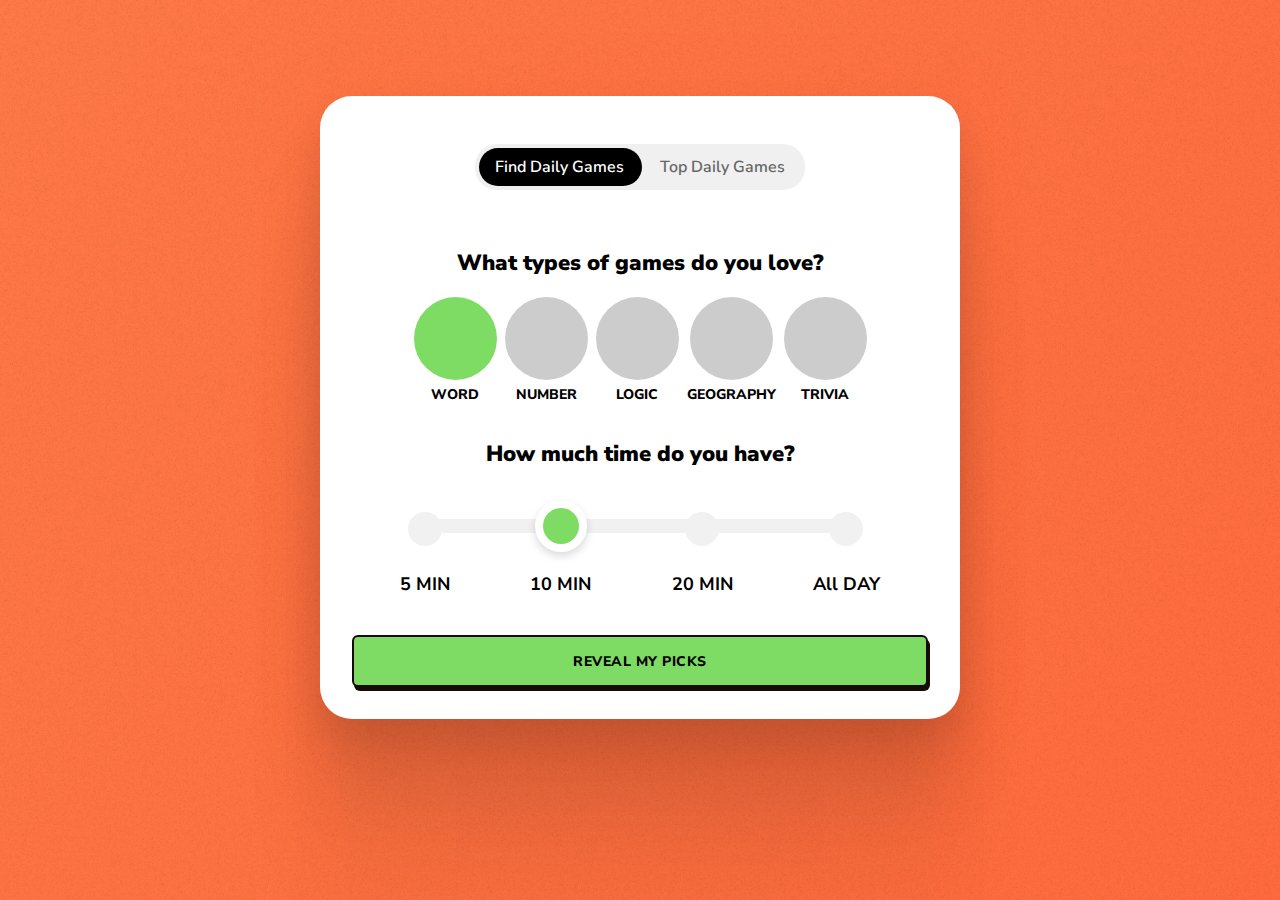
<file: index.html>
<!DOCTYPE html>
<html lang="en">
<head>
    <meta charset="UTF-8">
    <meta name="viewport" content="width=device-width, initial-scale=1.0">
    <title>Daily Puzzle Picker</title>
    <link rel="preconnect" href="https://fonts.googleapis.com">
    <link rel="preconnect" href="https://fonts.gstatic.com" crossorigin>
    <link href="https://fonts.googleapis.com/css2?family=Nunito+Sans:wght@400;600;700;800;900&display=swap" rel="stylesheet">
    <link rel="stylesheet" href="src/css/style.css">
</head>
<body>
    <div class="app-container">
        <div class="main-card" id="main-container">
            <!-- Navigation -->
            <div class="nav-section">
                <div class="nav-tabs" data-active="find-games">
                    <button class="nav-tab active" id="find-games-tab">Find Daily Games</button>
                    <button class="nav-tab" id="top-games-tab">Top Daily Games</button>
                </div>
            </div>
            <!-- Selection Content -->
            <div class="main-card-content fade-in" id="selection-content">
                <div class="theme-section">
                    <h3>What types of games do you love?</h3>
                    <div class="theme-buttons">
                        <button class="theme-btn active" data-theme="word">
                            <div class="theme-icon"></div>
                            <span>WORD</span>
                        </button>
                        <button class="theme-btn" data-theme="number">
                            <div class="theme-icon"></div>
                            <span>NUMBER</span>
                        </button>
                        <button class="theme-btn" data-theme="logic">
                            <div class="theme-icon"></div>
                            <span>LOGIC</span>
                        </button>
                        <button class="theme-btn" data-theme="geography">
                            <div class="theme-icon"></div>
                            <span>GEOGRAPHY</span>
                        </button>
                        <button class="theme-btn" data-theme="trivia">
                            <div class="theme-icon"></div>
                            <span>TRIVIA</span>
                        </button>
                    </div>
                </div>

                <div class="time-section">
                    <h3>How much time do you have?</h3>
                    <div class="time-slider-container">
                        <div class="slider-track"></div>
                        <div class="slider-handle" data-value="10"></div>
                        <div class="time-markers">
                            <div class="time-marker" data-value="5">
                                <div class="marker-dot"></div>
                                <span>5 MIN</span>
                            </div>
                            <div class="time-marker active" data-value="10">
                                <div class="marker-dot"></div>
                                <span>10 MIN</span>
                            </div>
                            <div class="time-marker" data-value="20">
                                <div class="marker-dot"></div>
                                <span>20 MIN</span>
                            </div>
                            <div class="time-marker" data-value="all">
                                <div class="marker-dot"></div>
                                <span>All DAY</span>
                            </div>
                        </div>
                    </div>
                </div>

                <button id="get-recommendations" class="reveal-button">REVEAL MY PICKS</button>
            </div>

            <!-- Results Content - hidden by default -->
            <div class="main-card-content" id="results-content" style="display: none;">
                <h2 class="results-title">Your picks for today</h2>
                <p class="results-subtitle">Ranked from easiest to most difficult</p>
                
                <div class="results-list" id="results-list">
                    <!-- Game cards will be inserted here -->
                </div>
                
                <div class="results-actions">
                    <button id="get-new-picks" class="secondary-btn">← BACK HOME</button>
                    <button id="share-list" class="primary-btn">SHARE THIS LIST</button>
                </div>
            </div>

            <!-- Leaderboard Content - hidden by default -->
            <div class="main-card-content" id="leaderboard-content" style="display: none;">
                <h2 class="results-title">Top 10 Leaderboard!</h2>
                <p class="results-subtitle">Most clicked games from results</p>
                
                <div class="results-list" id="leaderboard-list">
                    <!-- Leaderboard cards will be inserted here -->
                </div>
                
                <div class="results-actions">
                    <button id="back-home" class="secondary-btn">← BACK HOME</button>
                    <button id="share-leaderboard" class="primary-btn">SHARE THIS LIST</button>
                </div>
            </div>
        </div>
    </div>

    <script src="src/js/app.js"></script>
</body>
</html>
</file>
<file: src/css/style.css>
* {
    margin: 0;
    padding: 0;
    box-sizing: border-box;
}


body {
    font-family: 'Nunito Sans', -apple-system, BlinkMacSystemFont, 'Segoe UI', Roboto, sans-serif;
    line-height: 1.6;
    color: #000000;
    background: linear-gradient(135deg, #FF7A47 0%, #FF6B3D 100%);
    min-height: 100vh;
    display: flex;
    justify-content: center;
    align-items: flex-start;
    padding: 96px 0;
    position: relative;
}

body::before {
    content: "";
    background-color: transparent;
    background-image: url('../../assets/noise-texture.png');
    background-repeat: repeat;
    background-size: 310px 310px;
    opacity: 1;
    top: 0;
    left: 0;
    position: absolute;
    width: 100%;
    height: 100%;
    pointer-events: none;
    z-index: 1;
}

.app-container {
    display: flex;
    flex-direction: column;
    align-items: center;
    gap: 24px;
    width: 100%;
    max-width: 640px;
    position: relative;
    z-index: 2;
}

.hero-section {
    text-align: center;
    color: #000000;
}

.hero-section h1 {
    font-family: 'Nunito Sans', sans-serif;
    font-weight: 900;
    font-size: 46px;
    line-height: 1.1;
    margin-bottom: 16px;
}

.hero-section p {
    font-family: 'Nunito Sans', sans-serif;
    font-weight: 600;
    font-size: 24px;
    line-height: normal;
}

.main-card {
    background: #ffffff;
    border-radius: 32px;
    padding: 32px;
    width: 100%;
    box-shadow: 
        0px 440px 123px 0px rgba(0,0,0,0), 
        0px 282px 113px 0px rgba(0,0,0,0.01), 
        0px 158px 95px 0px rgba(0,0,0,0.05), 
        0px 70px 70px 0px rgba(0,0,0,0.09), 
        0px 18px 39px 0px rgba(0,0,0,0.1),
        0px 0px 60px 0px rgba(255, 103, 65, 0.3);
    display: flex;
    flex-direction: column;
    align-items: center;
    gap: 32px;
    transition: height 0.6s cubic-bezier(0.34, 1.56, 0.64, 1);
    overflow: hidden;
    position: relative;
}

.main-card h2 {
    font-family: 'Nunito Sans', sans-serif;
    font-weight: 900;
    font-size: 31px;
    color: #000000;
    text-align: center;
    margin: 0;
}

.theme-section, .time-section {
    width: 100%;
    display: flex;
    flex-direction: column;
    align-items: center;
}

.theme-section h3, .time-section h3 {
    font-family: 'Nunito Sans', sans-serif;
    font-weight: 900;
    font-size: 22px;
    color: #000000;
    text-align: center;
    margin-bottom: 16px;
}

.select-multiple {
    font-family: 'Nunito Sans', sans-serif;
    font-weight: 400;
    font-size: 16px;
    color: #000000;
}

.theme-buttons {
    display: flex;
    gap: 8px;
    align-items: center;
    justify-content: center;
    flex-wrap: wrap;
}

.theme-btn {
    display: flex;
    flex-direction: column;
    align-items: center;
    gap: 4px;
    background: none;
    border: none;
    cursor: pointer;
    transition: all 0.2s ease;
}

.theme-icon {
    width: 83px;
    height: 83px;
    border-radius: 50%;
    background-color: #cccccc;
    transition: all 0.2s ease;
}

.theme-btn.active .theme-icon {
    background-color: #7edc64;
}

.theme-btn span {
    font-family: 'Nunito Sans', sans-serif;
    font-weight: 800;
    font-size: 14px;
    color: #000000;
    text-transform: uppercase;
    line-height: 1.5;
}

.time-section {
    margin-top: 0;
}

.time-slider-container {
    width: 100%;
    height: 115px;
    position: relative;
    display: flex;
    align-items: center;
    justify-content: center;
}

.slider-track {
    position: absolute;
    top: 31px;
    left: 50%;
    transform: translateX(-50%);
    width: 430px;
    height: 14px;
    background-color: #f1f1f1;
    border-radius: 7px;
}

.slider-handle {
    position: absolute;
    top: 12px;
    left: 0;
    width: 52px;
    height: 52px;
    background-color: #7edc64;
    border: 8px solid #ffffff;
    border-radius: 50%;
    cursor: grab;
    transition: all 0.2s ease;
    z-index: 10;
    box-shadow: 0px 4px 8px rgba(0, 0, 0, 0.15);
    user-select: none;
}

.slider-handle:active {
    cursor: grabbing;
}

.time-markers {
    position: absolute;
    top: 0;
    left: 50%;
    transform: translateX(-50%);
    width: 480px;
    display: flex;
    justify-content: space-between;
    align-items: flex-start;
}

.time-marker {
    display: flex;
    flex-direction: column;
    align-items: center;
    gap: 16px;
    cursor: pointer;
}

.marker-dot {
    width: 34px;
    height: 34px;
    background-color: #F1F1F1;
    border-radius: 50%;
    transition: all 0.2s ease;
    margin-top: 24px;
}


.time-marker span {
    font-family: 'Nunito Sans', sans-serif;
    font-weight: 700;
    font-size: 18px;
    color: #000000;
    text-align: center;
    margin-top: 8px;
}

.reveal-button {
    width: 100%;
    height: 52px;
    background-color: #7edc64;
    border: 2px solid #150c09;
    border-radius: 6px;
    cursor: pointer;
    transition: all 0.1s ease;
    font-family: 'Nunito Sans', sans-serif;
    font-weight: 800;
    font-size: 14px;
    color: #000000;
    text-transform: uppercase;
    letter-spacing: 0.5px;
    box-shadow: 2px 4px 0px 0px #150c09;
}

.reveal-button:hover {
    background-color: #63CE46;
    transform: translateY(-3px);
    box-shadow: 4px 8px 0px 0px #150c09;
}

.reveal-button:active {
    background-color: #6bd147;
    transform: translateY(2px);
    box-shadow: 0px 2px 0px 0px #150c09;
}

.secondary-button {
    background: white;
    color: #667eea;
    border: 2px solid #667eea;
    padding: 0.75rem 1.5rem;
    font-size: 1rem;
    font-weight: 500;
    border-radius: 8px;
    cursor: pointer;
    transition: all 0.2s ease;
    margin-top: 1rem;
}

.secondary-button:hover {
    background: #667eea;
    color: white;
}

.game-grid {
    display: grid;
    gap: 1.5rem;
    grid-template-columns: repeat(auto-fit, minmax(300px, 1fr));
}

.game-card {
    background: white;
    border: 2px solid #e9ecef;
    border-radius: 12px;
    padding: 1.5rem;
    transition: all 0.3s ease;
    position: relative;
    overflow: hidden;
}

.game-card:hover {
    border-color: #667eea;
    transform: translateY(-4px);
    box-shadow: 0 8px 25px rgba(0,0,0,0.1);
}

.game-card::before {
    content: '';
    position: absolute;
    top: 0;
    left: 0;
    right: 0;
    height: 4px;
    background: linear-gradient(135deg, #667eea 0%, #764ba2 100%);
}

.game-title {
    font-size: 1.25rem;
    font-weight: 600;
    color: #495057;
    margin-bottom: 0.5rem;
}

.game-meta {
    display: flex;
    gap: 1rem;
    margin-bottom: 1rem;
    flex-wrap: wrap;
}

.game-tag {
    background: #f8f9fa;
    color: #6c757d;
    padding: 0.25rem 0.75rem;
    border-radius: 20px;
    font-size: 0.85rem;
    font-weight: 500;
    text-transform: capitalize;
}

.game-tag.type-word { background: #e3f2fd; color: #1976d2; }
.game-tag.type-logic { background: #f3e5f5; color: #7b1fa2; }
.game-tag.type-math { background: #e8f5e8; color: #388e3c; }
.game-tag.type-puzzle { background: #fff3e0; color: #f57c00; }
.game-tag.type-geography { background: #e0f2f1; color: #00695c; }
.game-tag.type-trivia { background: #fce4ec; color: #c2185b; }

.game-tag.publisher-hgg { background: #667eea; color: white; }

.game-tag.difficulty-easy { background: #e8f5e8; color: #2e7d32; }
.game-tag.difficulty-medium { background: #fff3e0; color: #f57c00; }
.game-tag.difficulty-hard { background: #ffebee; color: #d32f2f; }
.game-tag.difficulty-advanced { background: #3e2723; color: #ffffff; }

.game-description {
    color: #6c757d;
    margin-bottom: 1rem;
    font-size: 0.95rem;
}

.game-actions {
    display: flex;
    gap: 0.75rem;
    align-items: center;
}

.play-button {
    background: linear-gradient(135deg, #667eea 0%, #764ba2 100%);
    color: white;
    border: none;
    padding: 0.75rem 1.5rem;
    border-radius: 8px;
    font-weight: 500;
    cursor: pointer;
    transition: all 0.2s ease;
    text-decoration: none;
    display: inline-block;
    text-align: center;
    flex: 1;
}

.play-button:hover {
    transform: translateY(-1px);
    box-shadow: 0 4px 12px rgba(102, 126, 234, 0.3);
    color: white;
}

.save-button {
    background: white;
    color: #6c757d;
    border: 2px solid #dee2e6;
    padding: 0.75rem 1rem;
    border-radius: 8px;
    font-weight: 500;
    cursor: pointer;
    transition: all 0.2s ease;
    font-size: 0.9rem;
}

.save-button:hover {
    border-color: #667eea;
    color: #667eea;
}

.save-button.saved {
    background: #e8f5e8;
    color: #2e7d32;
    border-color: #2e7d32;
}

.save-button.saved:hover {
    background: #c8e6c9;
}

.game-tag.saved-tag {
    background: #e8f5e8;
    color: #2e7d32;
    font-weight: 600;
}

.subhead {
    color: #6c757d;
    font-size: 0.9rem;
    margin-top: -1rem;
    margin-bottom: 1.5rem;
    font-style: italic;
}

/* Content transition styles */
.main-card-content {
    width: 100%;
    display: flex;
    flex-direction: column;
    align-items: center;
    gap: 32px;
}

/* Selection elements fade out animation */
.theme-section, .time-section, .reveal-button {
    transition: opacity 0.4s ease, transform 0.4s ease;
}

.theme-section.fade-out {
    opacity: 0;
    transform: translateY(-15px);
}

.time-section.fade-out {
    opacity: 0;
    transform: translateY(-15px);
}

.reveal-button.fade-out {
    opacity: 0;
    transform: translateY(-15px);
}

/* Results elements fade in animation */
.results-title, .results-subtitle, .results-list, .results-actions {
    opacity: 0;
    transform: translateY(20px);
    transition: opacity 0.5s cubic-bezier(0.34, 1.56, 0.64, 1), transform 0.5s cubic-bezier(0.34, 1.56, 0.64, 1);
}

/* Leaderboard content should start visible, not hidden like regular results */
#leaderboard-content .results-title, 
#leaderboard-content .results-subtitle, 
#leaderboard-content .results-list, 
#leaderboard-content .results-actions {
    opacity: 1;
    transform: translateY(0);
    transition: opacity 0.5s cubic-bezier(0.34, 1.56, 0.64, 1), transform 0.5s cubic-bezier(0.34, 1.56, 0.64, 1);
}

/* Leaderboard cards should still animate in with stagger effect */
#leaderboard-content .result-card {
    opacity: 0;
    transform: translateY(20px);
    transition: opacity 0.5s cubic-bezier(0.34, 1.56, 0.64, 1), transform 0.5s cubic-bezier(0.34, 1.56, 0.64, 1);
}

.results-title.fade-in {
    opacity: 1;
    transform: translateY(0);
}

.results-subtitle.fade-in {
    opacity: 1;
    transform: translateY(0);
}

.results-list.fade-in {
    opacity: 1;
    transform: translateY(0);
}

.results-actions.fade-in {
    opacity: 1;
    transform: translateY(0);
}

/* Results View Styles */

.result-card {
    background-color: #f4f4f4;
    border-radius: 16px;
    padding: 16px;
    display: flex;
    gap: 16px;
    align-items: flex-start;
    width: 100%;
    opacity: 0;
    transform: translateY(20px);
    transition: opacity 0.5s cubic-bezier(0.34, 1.56, 0.64, 1), transform 0.5s cubic-bezier(0.34, 1.56, 0.64, 1);
}

.result-card.fade-in {
    opacity: 1;
    transform: translateY(0);
}

.results-card h2 {
    font-family: 'Nunito Sans', sans-serif;
    font-weight: 900;
    font-size: 31px;
    color: #000000;
    text-align: center;
    margin: 0;
}

.results-subtitle {
    font-family: 'Nunito Sans', sans-serif;
    font-weight: 400;
    font-size: 20px;
    color: #000000;
    text-align: center;
    margin: 0;
    margin-top: -32px;
}

.results-list {
    width: 100%;
    display: flex;
    flex-direction: column;
    gap: 16px;
}


.result-number {
    width: 49px;
    height: 49px;
    background-color: #000000;
    border-radius: 50%;
    display: flex;
    align-items: center;
    justify-content: center;
    flex-shrink: 0;
}

.result-number span {
    font-family: 'Nunito Sans', sans-serif;
    font-weight: 800;
    font-size: 14px;
    color: #ffffff;
    text-transform: uppercase;
}

.leaderboard-rank {
    width: 32px;
    height: 32px;
    background-color: #000000;
    border-radius: 50%;
    display: flex;
    align-items: center;
    justify-content: center;
    flex-shrink: 0;
}

.leaderboard-rank span {
    font-family: 'Nunito Sans', sans-serif;
    font-weight: 800;
    font-size: 12px;
    color: #ffffff;
}

.save-btn {
    width: 116px;
    height: 44px;
    background-color: #ffffff;
    border: 2px solid #150c09;
    border-radius: 6px;
    cursor: pointer;
    transition: all 0.1s ease;
    font-family: 'Nunito Sans', sans-serif;
    font-weight: 800;
    font-size: 14px;
    color: #000000;
    text-transform: uppercase;
    display: flex;
    align-items: center;
    justify-content: center;
    box-shadow: 2px 4px 0px 0px #150c09;
}

.save-btn:hover {
    transform: translateY(-3px);
    background-color: #f8f8f8;
    box-shadow: 4px 8px 0px 0px #150c09;
}

.save-btn:active {
    transform: translateY(2px);
    background-color: #e8e8e8;
    box-shadow: 0px 2px 0px 0px #150c09;
}

.save-btn.saved {
    background-color: #ff9d9d;
    color: #000000;
}

.save-btn.saved:hover {
    background-color: #ff8a8a;
}

.result-info {
    flex: 1;
    display: flex;
    flex-direction: column;
    gap: 8px;
}

.result-header {
    display: flex;
    flex-direction: column;
    gap: 5px;
}

.result-title {
    font-family: 'Inter', sans-serif;
    font-weight: 700;
    font-size: 20px;
    color: #000000;
    margin: 0;
}

.result-description {
    font-family: 'Inter', sans-serif;
    font-weight: 400;
    font-size: 16px;
    color: #000000;
    margin: 0;
    line-height: 1.4;
}

.result-tags {
    display: flex;
    gap: 5px;
    flex-wrap: wrap;
}

.result-tag {
    background-color: #e4e4e4;
    border-radius: 120px;
    padding: 4px 10px;
    font-family: 'Inter', sans-serif;
    font-weight: 400;
    font-size: 12px;
    color: #000000;
    text-transform: uppercase;
}

.result-actions {
    display: flex;
    gap: 8px;
    flex-shrink: 0;
    align-items: center;
}

.star-btn {
    width: 45px;
    height: 44px;
    background-color: #cecece;
    border: 2px solid #150c09;
    border-radius: 6px;
    position: relative;
    cursor: pointer;
    transition: all 0.2s ease;
    display: flex;
    align-items: center;
    justify-content: center;
    font-size: 14px;
}

.star-btn::before {
    content: '';
    position: absolute;
    bottom: -2px;
    left: 2px;
    right: -2px;
    top: 2px;
    background-color: #150c09;
    border-radius: 6px;
    z-index: -1;
}

.play-now-btn {
    width: 117px;
    height: 44px;
    background-color: #7edc64;
    border: 2px solid #150c09;
    border-radius: 6px;
    cursor: pointer;
    transition: all 0.1s ease;
    font-family: 'Nunito Sans', sans-serif;
    font-weight: 800;
    font-size: 14px;
    color: #000000;
    text-transform: uppercase;
    display: flex;
    align-items: center;
    justify-content: center;
    text-decoration: none;
    box-shadow: 2px 4px 0px 0px #150c09;
}

.play-now-btn:hover {
    transform: translateY(-3px);
    background-color: #63CE46;
    box-shadow: 4px 8px 0px 0px #150c09;
}

.play-now-btn:active {
    transform: translateY(2px);
    background-color: #6bd147;
    box-shadow: 0px 2px 0px 0px #150c09;
}

.results-actions {
    width: 100%;
    display: flex;
    justify-content: space-between;
    gap: 8px;
    flex-wrap: wrap;
}

.secondary-btn, .primary-btn {
    flex: 1;
    min-width: 140px;
    height: 44px;
    border: 2px solid #150c09;
    border-radius: 6px;
    cursor: pointer;
    transition: all 0.1s ease;
    font-family: 'Nunito Sans', sans-serif;
    font-weight: 800;
    font-size: 14px;
    text-transform: uppercase;
    display: flex;
    align-items: center;
    justify-content: center;
    box-shadow: 2px 4px 0px 0px #150c09;
}

.secondary-btn:hover {
    transform: translateY(-3px);
    background-color: #f8f8f8;
    box-shadow: 4px 8px 0px 0px #150c09;
}

.secondary-btn:active {
    transform: translateY(2px);
    background-color: #e8e8e8;
    box-shadow: 0px 2px 0px 0px #150c09;
}

.primary-btn:hover {
    transform: translateY(-3px);
    background-color: #63CE46;
    box-shadow: 4px 8px 0px 0px #150c09;
}

.primary-btn:active {
    transform: translateY(2px);
    background-color: #6bd147;
    box-shadow: 0px 2px 0px 0px #150c09;
}

.secondary-btn {
    background-color: #ffffff;
    color: #000000;
}

.primary-btn {
    background-color: #7edc64;
    color: #000000;
}

.back-btn {
    background: none;
    border: none;
    font-family: 'Nunito Sans', sans-serif;
    font-weight: 600;
    font-size: 16px;
    color: #000000;
    cursor: pointer;
    transition: all 0.2s ease;
    text-decoration: underline;
    margin-top: 16px;
}

.back-btn:hover {
    color: #666666;
}

@media (max-width: 768px) {
    body {
        padding: 48px 16px;
    }
    
    .hero-section h1 {
        font-size: 32px;
    }
    
    .hero-section p {
        font-size: 18px;
    }
    
    .main-card {
        padding: 24px;
    }
    
    .theme-buttons {
        gap: 4px;
    }
    
    .theme-icon {
        width: 60px;
        height: 60px;
    }
    
    .theme-btn span {
        font-size: 12px;
    }
    
    .slider-track {
        width: 100%;
        max-width: 320px;
    }
    
    .time-markers {
        width: 100%;
        max-width: 320px;
    }
    
    .marker-dot {
        width: 28px;
        height: 28px;
    }
    
    
    .time-marker span {
        font-size: 14px;
    }
    
    .result-card {
        padding: 12px;
        gap: 12px;
    }
    
    .result-number {
        width: 40px;
        height: 40px;
    }
    
    .result-title {
        font-size: 18px;
    }
    
    .result-description {
        font-size: 14px;
    }
    
    .results-actions {
        flex-direction: column;
        gap: 12px;
    }
    
    .secondary-btn, .primary-btn {
        width: 100%;
        height: 52px;
        font-size: 14px;
        padding: 16px 24px;
    }
    
    .back-btn {
        font-size: 14px;
        margin-top: 12px;
    }
    
    /* Disable hover effects on touch devices */
    .secondary-btn:hover,
    .primary-btn:hover,
    .play-now-btn:hover,
    .save-btn:hover {
        transform: none;
        background-color: inherit;
        box-shadow: 2px 4px 0px 0px #150c09;
    }
    
    .game-grid {
        grid-template-columns: 1fr;
    }
    
    .game-meta {
        flex-direction: column;
        gap: 0.5rem;
    }
}

/* Tertiary Actions */
.tertiary-actions {
    padding: 20px;
    text-align: center;
}

.tertiary-btn {
    background-color: rgba(255, 255, 255, 0.2);
    border: 2px solid rgba(0, 0, 0, 0.6);
    border-radius: 25px;
    padding: 12px 24px;
    color: #333333;
    font-family: 'Nunito Sans', sans-serif;
    font-size: 16px;
    font-weight: 600;
    cursor: pointer;
    transition: all 0.2s ease;
    backdrop-filter: blur(10px);
}

.tertiary-btn:hover {
    background-color: rgba(0, 0, 0, 0.8);
    color: #ffffff;
    border-color: rgba(0, 0, 0, 0.9);
    transform: translateY(-1px);
}

.tertiary-btn:active {
    transform: translateY(0);
}

/* Navigation Tabs */
.nav-section {
    padding: 16px 20px 0;
    margin-bottom: 24px;
}

.nav-tabs {
    display: flex;
    gap: 4px;
    justify-content: flex-start;
    background-color: #f0f0f0;
    border-radius: 22px;
    padding: 4px;
    display: inline-flex;
    position: relative;
}

.nav-tabs::before {
    content: '';
    position: absolute;
    top: 4px;
    left: 4px;
    width: calc(50% - 2px);
    height: calc(100% - 8px);
    background-color: #000000;
    border-radius: 999px;
    transition: transform 0.3s ease;
    z-index: 1;
}

.nav-tab {
    background-color: transparent;
    border: none;
    border-radius: 999px;
    padding: 8px 16px;
    font-family: 'Nunito Sans', sans-serif;
    font-size: 16px;
    font-weight: 600;
    cursor: pointer;
    transition: color 0.3s ease;
    color: #666666;
    position: relative;
    z-index: 2;
    flex: 1;
    white-space: nowrap;
}

.nav-tab.active {
    color: #ffffff;
}

.nav-tab:hover:not(.active) {
    color: #333333;
}

/* Slide the background to the second tab when Top Daily Games is active */
.nav-tabs[data-active="top-games"]::before {
    transform: translateX(100%);
}

/* Hide tertiary actions on desktop by default */
@media (min-width: 769px) {
    .tertiary-actions {
        display: none;
    }
}
</file>
